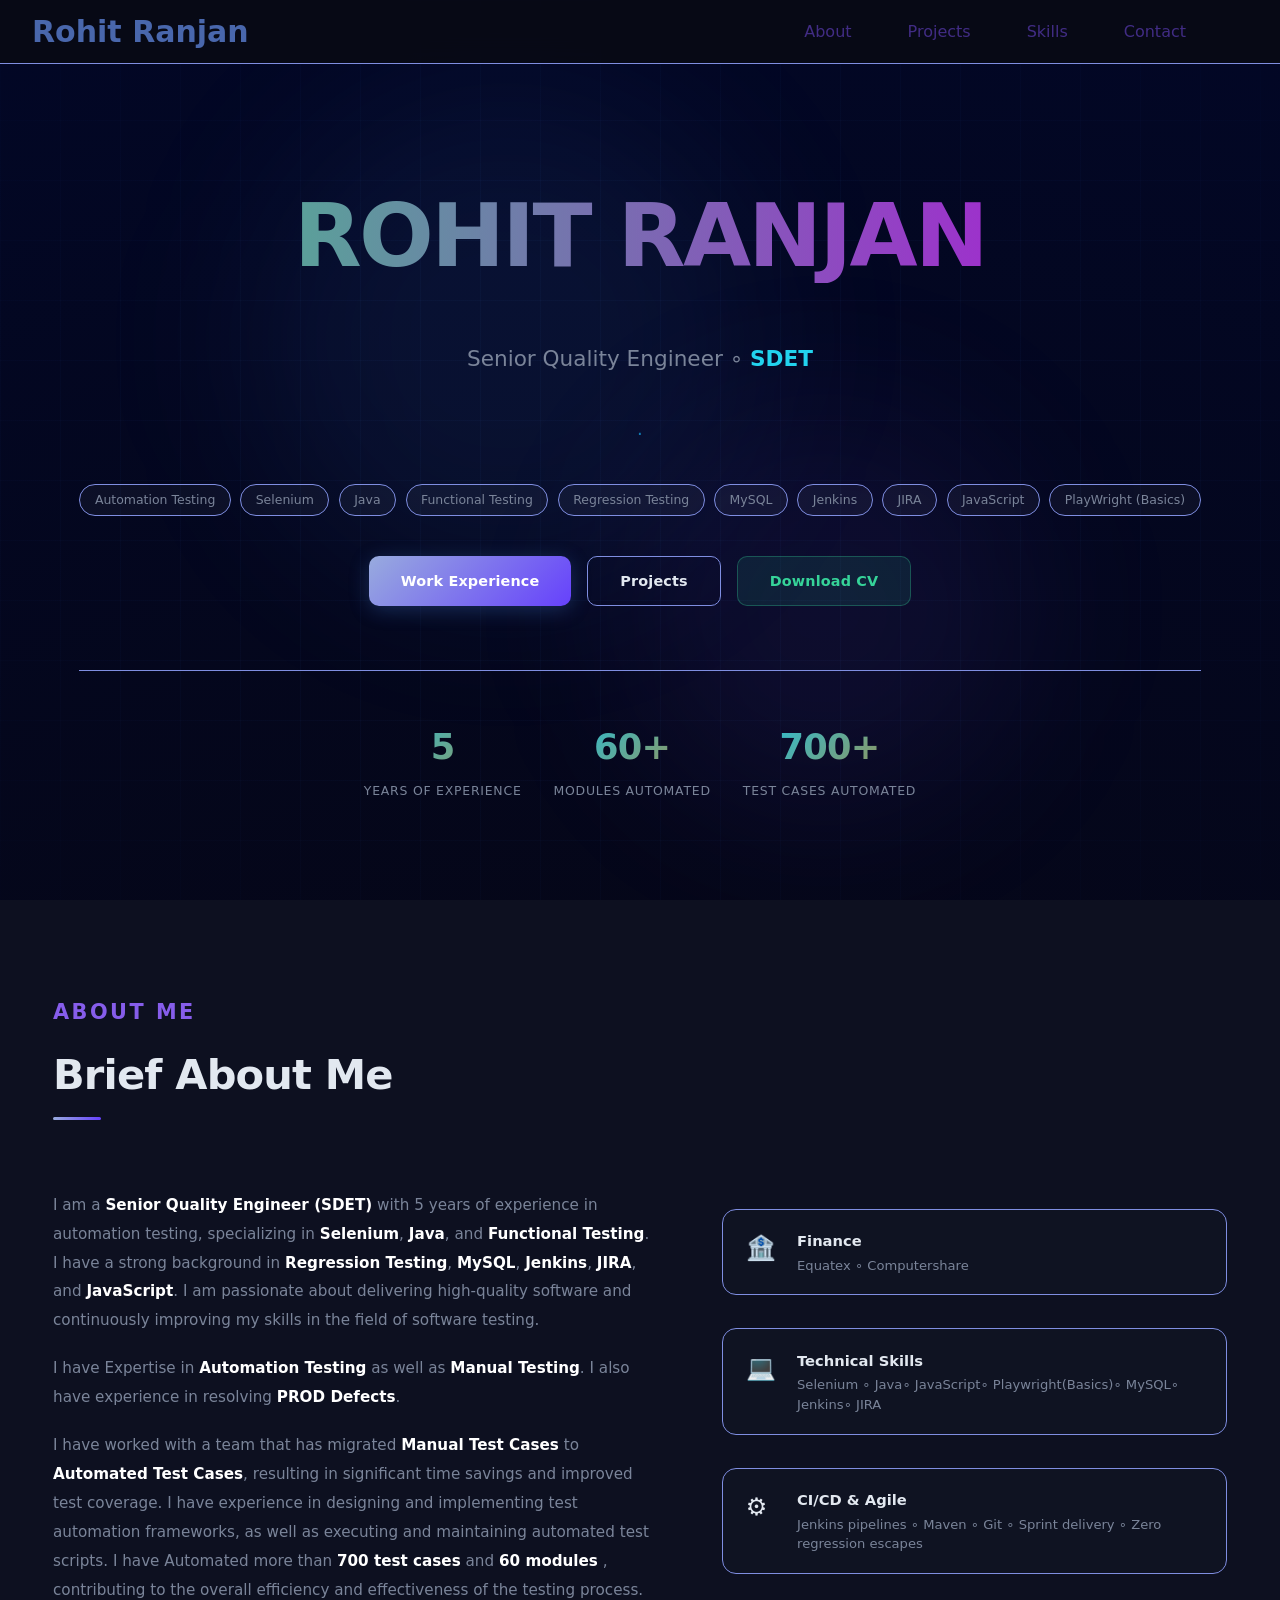
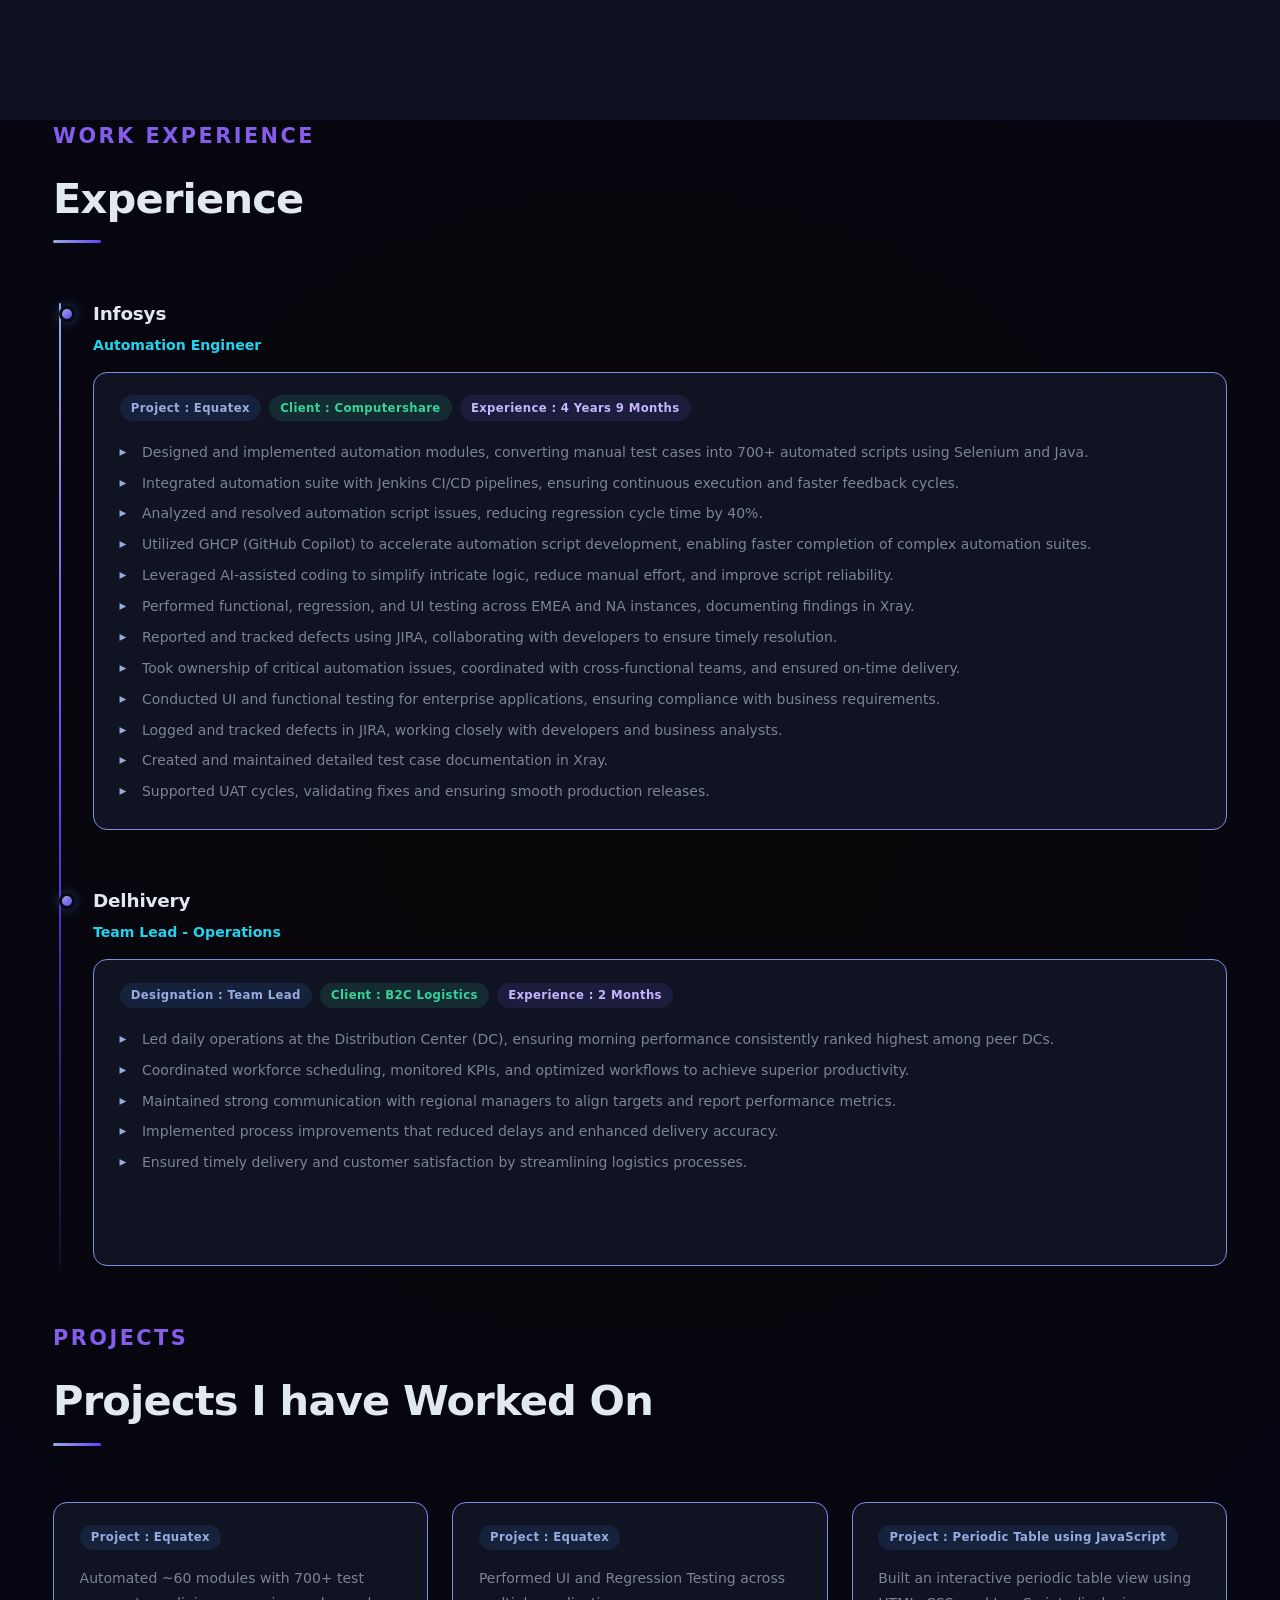
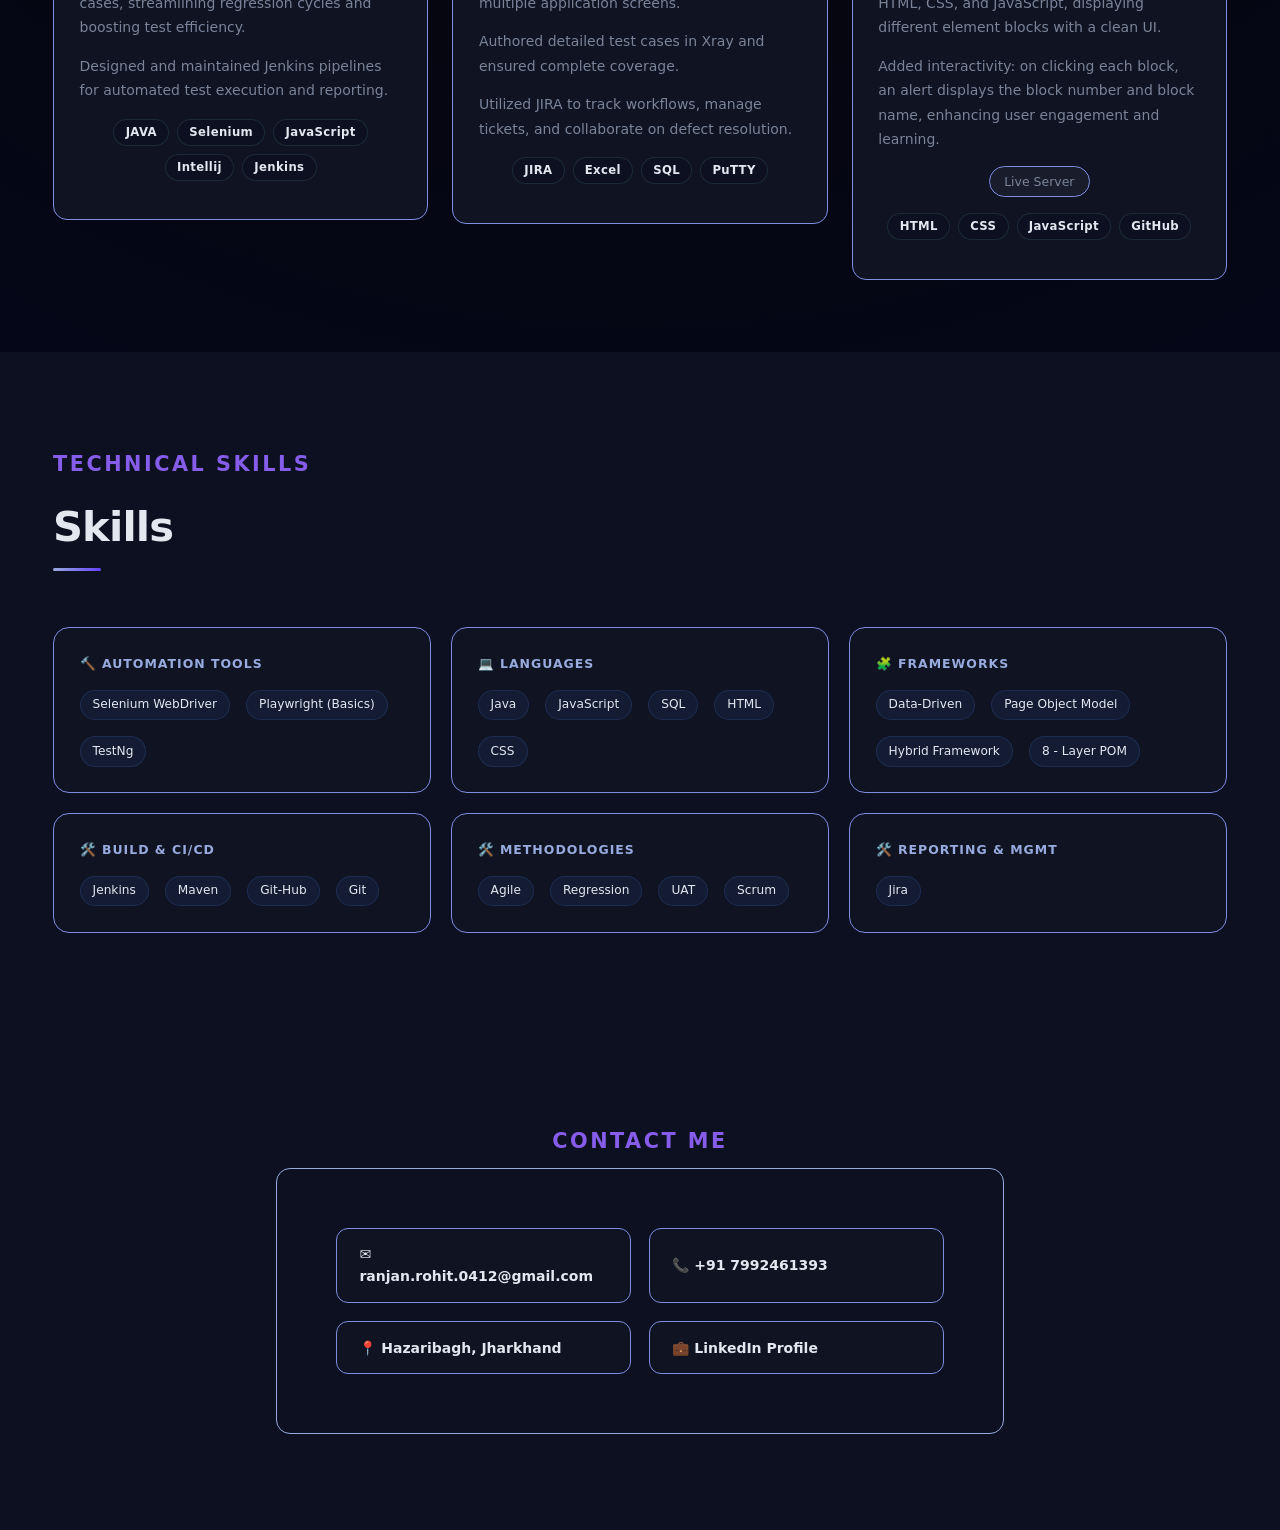
<file: mainPage.html>
<!DOCTYPE html>
<html lang="en">

<head>
    <meta charset="UTF-8">
    <meta name="viewport" content="width=device-width, initial-scale=1.0">
    <link rel="stylesheet" type="text/css" href="style.css">
    <title>Rohit's Portfolio</title>
</head>

<body class="bg">
    <nav class="navbar">
        <div class="logo">Rohit Ranjan</div>
        <ul class="navigation">
            <li><a class="tagLine" href="#about">About</a></li>
            <li><a class="tagLine" href="#projects">Projects</a></li>
            <li><a class="tagLine" href="#skills">Skills</a></li>
            <li><a class="tagLine" href="#contact">Contact</a></li>
        </ul>
    </nav>
    <section class="mainBody">
        <div class="bg_img"> </div>
        <div class="orb radialHighlightLeft"> </div>
        <div class="orb radialHighlightRight"> </div>
        <div class="content">
            <h1 class="heading">ROHIT RANJAN</h1>
            <section class="tag">Senior Quality Engineer &SmallCircle; <span id="specialization">SDET</span></section>
            <p class="textContent">
                <span class="typewriter" id="typewriter"></span>
            </p>
            <div class="skills">
                <span class="skill">Automation Testing</span>
                <span class="skill">Selenium</span>
                <span class="skill">Java</span>
                <span class="skill">Functional Testing</span>
                <span class="skill">Regression Testing</span>
                <span class="skill">MySQL</span>
                <span class="skill">Jenkins</span>
                <span class="skill">JIRA</span>
                <span class="skill">JavaScript</span>
                <span class="skill">PlayWright (Basics)</span>
            </div>
            <div class="buttons">
                <a href="#experience" class="btn primaryButton">Work Experience</a>
                <a href="#projects" class="btn secondBtn">Projects</a>
                <a href="#" id="dwlCv" class="btn downloadBtn" aria-label="Download Rohit Ranjan CV as PDF">Download
                    CV</a>
            </div>
            <div class="experienceYears">
                <div class="stats">
                    <div class="stats_num">5</div>
                    <div class="stats_detail">Years of Experience</div>
                </div>
                <div class="stats">
                    <div class="stats_num">60+</div>
                    <div class="stats_detail">Modules Automated</div>
                </div>
                <div class="stats">
                    <div class="stats_num">700+</div>
                    <div class="stats_detail">Test Cases Automated</div>
                </div>
            </div>
        </div>
    </section>
    <!-- about -->
    <section class="about" id="about">
        <div class="content">
            <div class="textHeading">About Me</div>
            <h2 class="textTitle">Brief About Me</h2>
            <div class="sectionDivide"></div>

            <!-- about -->
            <div class="container reveal visible">
                <div class="aboutText">
                    <p>
                        I am a <strong>Senior Quality Engineer (SDET)</strong> with 5 years of experience in automation
                        testing, specializing in
                        <strong>Selenium</strong>, <strong>Java</strong>, and <strong>Functional Testing</strong>. I
                        have a strong background in <strong>Regression Testing</strong>, <strong>MySQL</strong>,
                        <strong>Jenkins</strong>, <strong>JIRA</strong>, and <strong>JavaScript</strong>.
                        I am passionate about delivering high-quality software and continuously improving my skills in
                        the field of software testing.
                    </p>
                    <p>
                        I have Expertise in <strong>Automation Testing</strong> as well as <strong>Manual
                            Testing</strong>. I also have experience in resolving <strong>PROD Defects</strong>.
                    </p>
                    <p>
                        I have worked with a team that has migrated <strong>Manual Test Cases</strong> to
                        <strong>Automated Test Cases</strong>, resulting in significant time savings and improved test
                        coverage.
                        I have experience in designing and implementing test automation frameworks, as well as executing
                        and maintaining automated test scripts.
                        I have Automated more than <strong>700 test cases</strong> and <strong>60 modules</strong> ,
                        contributing to the overall efficiency and effectiveness of the testing process.
                    </p>

                </div>
                <div class="aboutHightlight">
                    <div class="highlight-card">
                        <div class="highlight_icon">🏦</div>
                        <div>
                            <div class="highlight-title">Finance</div>
                            <div class="highlight-about">Equatex &SmallCircle; Computershare</div>
                        </div>
                    </div>
                    <div class="highlight-card">
                        <div class="highlight_icon">💻</div>
                        <div class="highlight_text">
                            <div class="highlight-title">Technical Skills</div>
                            <div class="highlight-about">Selenium &SmallCircle; Java&SmallCircle;
                                JavaScript&SmallCircle; Playwright(Basics)&SmallCircle; MySQL&SmallCircle;
                                Jenkins&SmallCircle; JIRA</div>
                        </div>
                    </div>
                    <div class="highlight-card">
                        <div class="highlight_icon">⚙️</div>
                        <div class="highlight_text">
                            <div class="highlight-title">CI/CD & Agile</div>
                            <div class="highlight-about">Jenkins pipelines &SmallCircle; Maven &SmallCircle; Git
                                &SmallCircle; Sprint delivery &SmallCircle; Zero regression escapes</div>
                        </div>
                    </div>
                </div>
            </div>
    </section>

    <!-- work Experience -->
    <section class="experiencepf" id="experience">
        <div class="content">
            <div class="textHeading">Work Experience</div>
            <h2 class="textTitle">Experience</h2>
            <div class="sectionDivide"></div>

            <div class="workTimeline">
                <div class="exp-item reveal visible">
                    <div class="exp_dot"></div>
                    <div class="exp_header">
                        <div class="companyName">Infosys</div>
                    </div>
                    <div class="companyProfile">Automation Engineer</div>
                    <div class="projectDetails">
                        <div class="meta">
                            <span class="bullets project">Project : Equatex</span>
                            <span class="bullets client">Client : Computershare</span>
                            <span class="bullets exp">Experience : 4 Years 9 Months</span>
                        </div>
                        <div class="projectWork">
                            <li>Designed and implemented automation modules, converting manual test cases into 700+
                                automated scripts using Selenium and Java.</li>
                            <li>Integrated automation suite with Jenkins CI/CD pipelines, ensuring continuous execution
                                and faster feedback cycles.</li>
                            <li>Analyzed and resolved automation script issues, reducing regression cycle time by 40%.
                            </li>
                            <li>Utilized GHCP (GitHub Copilot) to accelerate automation script development, enabling
                                faster completion of complex automation suites.</li>
                            <li>Leveraged AI‑assisted coding to simplify intricate logic, reduce manual effort, and
                                improve script reliability.</li>
                            <li>Performed functional, regression, and UI testing across EMEA and NA instances,
                                documenting findings in Xray. </li>
                            <li>Reported and tracked defects using JIRA, collaborating with developers to ensure timely
                                resolution. </li>
                            <li>Took ownership of critical automation issues, coordinated with cross‑functional teams,
                                and ensured on‑time delivery.</li>
                            <li>Conducted UI and functional testing for enterprise applications, ensuring compliance
                                with business requirements.</li>
                            <li>Logged and tracked defects in JIRA, working closely with developers and business
                                analysts.</li>
                            <li>Created and maintained detailed test case documentation in Xray.</li>
                            <li>Supported UAT cycles, validating fixes and ensuring smooth production releases.</li>
                        </div>
                    </div>
                </div>

                <div class="exp-item reveal visible">
                    <div class="exp_dot"></div>
                    <div class="exp_header">
                        <div class="companyName">Delhivery</div>
                    </div>
                    <div class="companyProfile">Team Lead - Operations</div>
                    <div class="projectDetails">
                        <div class="meta">
                            <span class="bullets project">Designation : Team Lead</span>
                            <span class="bullets client">Client : B2C Logistics</span>
                            <span class="bullets exp">Experience : 2 Months</span>
                        </div>
                        <div class="projectWork">
                            <li>Led daily operations at the Distribution Center (DC), ensuring morning performance
                                consistently ranked highest among peer DCs.</li>
                            <li>Coordinated workforce scheduling, monitored KPIs, and optimized workflows to achieve
                                superior productivity.</li>
                            <li>Maintained strong communication with regional managers to align targets and report
                                performance metrics.</li>
                            <li>Implemented process improvements that reduced delays and enhanced delivery accuracy.
                            </li>
                            <li>Ensured timely delivery and customer satisfaction by streamlining logistics processes.
                            </li>
                        </div>
                    </div>
                </div>
            </div>
        </div>



        </div>

    </section>

    <!-- project Experience -->
    <section class="projects" id="projects">
        <div class="content">
            <div class="textHeading">Projects</div>
            <h2 class="textTitle">Projects I have Worked On</h2>
            <div class="sectionDivide"></div>

            <div class="projectTimeline">


                <div class="exp-item reveal visible">
                    <div class="projectDetails">
                        <div class="meta">
                            <span class="bullets project">Project : Equatex</span>
                        </div>
                        <div class="projectDescription">
                            <p>Automated ~60 modules with 700+ test cases, streamlining regression cycles and boosting
                                test efficiency.</p>
                            <p>Designed and maintained Jenkins pipelines for automated test execution and reporting.</p>    
                        </div>
                        <div class="project-meta">
                            <span class="project-details">JAVA</span>
                            <span class="project-details">Selenium</span>
                            <span class="project-details">JavaScript</span>
                            <span class="project-details">Intellij</span>
                            <span class="project-details">Jenkins</span>
                        </div>
                    </div>
                </div>

                <div class="exp-item reveal visible">
                    <div class="projectDetails">
                        <div class="meta">
                            <span class="bullets project">Project : Equatex</span>
                        </div>
                        <div class="projectDescription">
                            <p>Performed UI and Regression Testing across multiple application screens.</p>
                            <p>Authored detailed test cases in Xray and ensured complete coverage.</p>
                            <p>Utilized JIRA to track workflows, manage tickets, and collaborate on defect resolution.
                            </p>
                        </div>
                        <div class="project-meta">
                            <span class="project-details">JIRA</span>
                            <span class="project-details">Excel</span>
                            <span class="project-details">SQL</span>
                            <span class="project-details">PuTTY</span>
                        </div>
                    </div>
                </div>

                <div class="exp-item reveal visible">
                    <div class="projectDetails">
                        <div class="meta">
                            <span class="bullets project">Project : Periodic Table using JavaScript</span>
                        </div>
                        <div class="projectDescription">
                            <p>Built an interactive periodic table view using HTML, CSS, and JavaScript, displaying different element blocks with a clean UI.</p>
                            <!-- <p>Enhanced usability with dynamic rendering and responsive design for better visualization.</p> -->
                            <p>Added interactivity: on clicking each block, an alert displays the block number and block name, enhancing user engagement and learning.</p>
                        </div>
                        <span class="server"><a class="server-details" href="https://ranjanr0412.github.io/periodicTable/">Live Server</a></span>
                        <div class="project-meta">
                            <span class="project-details">HTML</span>
                            <span class="project-details">CSS</span>
                            <span class="project-details">JavaScript</span>
                            <span class="project-details">GitHub</span>
                        </div>
                    </div>
                </div>


            </div>
        </div>



        </div>

    </section>

    <!-- skills -->
    <section class="skillsPf" id="skills">
        <div class="content">
            <div class="textHeading">Technical Skills</div>
            <h2 class="textTitle">Skills</h2>
            <div class="sectionDivide"></div>

            <div class="skill-main-container">
                <div class="skill-container reveal visible">

                    <div class="skill-title">🔨 Automation Tools</div>
                    <div class="skill-tags">
                        <span class="skill-tag">Selenium WebDriver</span>
                        <span class="skill-tag">Playwright (Basics)</span>
                        <span class="skill-tag">TestNg</span>

                    </div>


                </div>
                <div class="skill-container reveal visible">
                    <div class="skill-title">💻 Languages</div>
                    <div class="skill-tags">
                        <span class="skill-tag">Java</span>
                        <span class="skill-tag">JavaScript</span>
                        <span class="skill-tag">SQL</span>
                        <span class="skill-tag">HTML</span>
                        <span class="skill-tag">CSS</span>
                    </div>
                </div>

                <div class="skill-container reveal visible">
                    <div class="skill-title">🧩 Frameworks</div>
                    <div class="skill-tags">
                        <span class="skill-tag">Data-Driven</span>
                        <span class="skill-tag">Page Object Model</span>
                        <span class="skill-tag">Hybrid Framework</span>
                        <span class="skill-tag">8 - Layer POM</span>
                    </div>
                </div>

                <div class="skill-container reveal visible">
                    <div class="skill-title">🛠️ Build & CI/CD</div>
                    <div class="skill-tags">
                        <span class="skill-tag">Jenkins</span>
                        <span class="skill-tag">Maven</span>
                        <span class="skill-tag">Git-Hub</span>
                        <span class="skill-tag">Git</span>
                    </div>
                </div>

                <div class="skill-container reveal visible">
                    <div class="skill-title">🛠️ Methodologies</div>
                    <div class="skill-tags">
                        <span class="skill-tag">Agile</span>
                        <span class="skill-tag">Regression</span>
                        <span class="skill-tag">UAT</span>
                        <span class="skill-tag">Scrum</span>
                    </div>
                </div>

                <div class="skill-container reveal visible">
                    <div class="skill-title">🛠️ Reporting & MGMT</div>
                    <div class="skill-tags">
                        <span class="skill-tag">Jira</span>
                    </div>
                </div>

            </div>
        </div>



        </div>

    </section>

    <!-- contact details -->
    <section class="contact" id="contact">
        <div class="contentConntact">
            <div class="textHeadingContact">Contact Me</div>
            <div class="contatMainContainer">
                <div class="contctInformations">
                    <a class="contact-tag" href="mailto:ranjan.rohit.0412@gmail.com">✉️ ranjan.rohit.0412@gmail.com</a>
                    <a class="contact-tag" href="tel:+91 7992461393">📞 +91 7992461393</a>
                    <a class="contact-tag" target="_blank" href="https://www.bing.com/maps?q=Hazaribagh+Jharkhand">📍
                        Hazaribagh, Jharkhand</a>
                    <a class="contact-tag" target="_blank" href="https://www.linkedin.com/in/ranjanrohit412/">💼
                        LinkedIn Profile</a>
                </div>
            </div>
        </div>
    </section>
    <script src="cv.js" id="cv-embed" type="application/octet-stream"></script>
    <!-- <button class="btn" onclick="alert('Button Clicked!')">Click Me</button> -->
    <script src="cv.js"></script>
</body>

</html>
</file>
<file: style.css>
.bg {
  font-family: 'Segoe UI', system-ui, sans-serif;
  background: radial-gradient(circle at center, #090606, #020726);
  background-size: cover;
  color: var(--text);
  line-height: 1.6;
  overflow-x: hidden;
}

.navbar {
  position: fixed;
  top: 0;
  width: 100%;
  z-index: 200;
  background: rgba(8, 11, 20, 0.9);
  backdrop-filter: blur(16px);
  border-bottom: 1px solid var(--border);
  padding: 0 2rem;
  display: flex;
  align-items: center;
  justify-content: space-between;
  height: 64px;
}

.logo {
  font-size: 30px;
  font-weight: bold;
  color: rgb(73, 103, 172);
}

.navigation {
  justify-content: space-between;
  display: flex;
  gap: 2rem;
  list-style: none;
  margin-right: 50px;
  text-decoration: none;
  color: inherit;

}

nav ul li a {
  text-decoration: none;
  color: #412c84;
  font-weight: 500;
  padding: 8px 12px;
  transition: color 0.3s;
}

.tagLine {
  position: relative;
  text-decoration: none;
  color: #412c84;
  font-weight: 500;
  padding: 8px 12px;
  transition: color 0.3s;
}

.tagLine::after {
  content: "";
  position: absolute;
  bottom: -3px;
  /* distance below text */
  left: 0;
  width: 100%;
  /* matches text width */
  height: 2px;
  background: #feb47b;
  transform: scaleX(0);
  /* collapsed */
  transform-origin: center;
  /* expand from middle */
  transition: transform 0.3s ease;
}

.tagLine:hover {
  color: #feb47b;
}

.tagLine:hover::after {
  transform: scaleX(1);
  /* expands equally both sides */
}



.hamburger {
  display: none;
  flex-direction: column;
  gap: 5px;
  cursor: pointer;

}

.mainBody {
  min-height: 100vh;
  display: flex;
  align-items: center;
  justify-content: center;
  text-align: center;
  padding: 7rem 2rem 5rem;
  position: relative;
  overflow: hidden;
}

.bg_img{
  position: absolute;
    inset: 0;
    background-image: linear-gradient(rgba(79, 142, 247, 0.04) 1px, transparent 1px), linear-gradient(90deg, rgba(79, 142, 247, 0.04) 1px, transparent 1px);
    background-size: 60px 60px;
    mask-image: radial-gradient(ellipse 80% 80% at 50% 50%, black 40%, transparent 100%);
}

.orb{
      position: absolute;
    border-radius: 50%;
    filter: blur(80px);
    pointer-events: none;
}

.radialHighlightLeft{
width: 500px;
    height: 500px;
    background: rgba(79, 142, 247, 0.08);
    top: 10%;
    left: 20%;
}

.radialHighlightRight{
  width: 400px;
    height: 400px;
    background: rgba(124, 92, 252, 0.08);
    bottom: 10%;
    right: 20%;
}

.content {
  position: relative;
  z-index: 1;
  max-width: 800px;
}

.badge {
  display: inline-flex;
  align-items: center;
  gap: 0.5rem;
  border: 1px solid rgba(202, 78, 16, 0.3);
  background: rgba(85, 175, 208, 0.121);
  color: rgb(225, 89, 52);
  padding: 0.4rem 1.2rem;
  border-radius: 999px;
  font-size: 0.8rem;
  font-weight: 600;
  letter-spacing: 0.05em;
  animation: fadeUp 0.6s ease both;
}

.blinkingDot {
  width: 6px;
  height: 6px;
  border-radius: 50%;
  background: rgb(219, 125, 99);
  animation: pulse 2s infinite;
}

.heading {
  font-size: clamp(3rem, 7vw, 5.5rem);
  font-weight: 900;
  line-height: 1.05;
  letter-spacing: -0.03em;
  text-align: center;
  background: linear-gradient(to right, #46c38a, #b10fdb);
  background-clip: text;
  -webkit-background-clip: text;
  -webkit-text-fill-color: transparent;
  animation: fadeSlide 1s ease-in-out forwards;

}

.tag {
  font-size: clamp(1rem, 2.5vw, 1.35rem);
  color: var(--muted);
  margin-top: 1.2rem;
  font-weight: 400;
  animation: fadeSlide 1s ease-in-out forwards;
}

.tag span {
  color: var(--teal);
  font-weight: 600;
}

.textContent {
  font-size: clamp(1rem, 2.5vw, 1.35rem);
  color: var(--muted);
  margin-top: 1.2rem;
  font-weight: 400;
  animation: fadeSlide 1s ease-in-out forwards;
}

.typewriter {
  position: relative;
  text-align: center;
  font-size: 18px;
  color: #139ad8c6;
  margin-top: 20px;
  animation: fadeSlide 1s ease-in-out forwards;
  display: inline-block;
  min-width: 200px;
  /* reserve space */
  min-height: 40px;
  /* reserve height */
}

.skills {
  display: flex;
  flex-wrap: wrap;
  justify-content: center;
  gap: 0.6rem;
  margin-top: 1.8rem;
  animation: fadeSlide 1s ease-in-out forwards;
}

.skill {
  background: rgba(255, 255, 255, 0.04);
  border: 1px solid var(--border);
  color: var(--muted);
  padding: 0.3rem 0.9rem;
  border-radius: 999px;
  font-size: 0.78rem;
}

.buttons {
  display: flex;
  gap: 1rem;
  justify-content: center;
  flex-wrap: wrap;
  margin-top: 2.5rem;
  animation: fadeSlide 1s ease-in-out forwards;
}

.primaryButton {
  background: linear-gradient(135deg, var(--accent), var(--accent2));
  color: #fff;
  border: none;
  box-shadow: 0 4px 20px rgba(79, 142, 247, 0.25);
}

.secondBtn {
  background: transparent;
  border: 1px solid var(--border);
  color: var(--text);
}

.downloadBtn {
  background: rgba(54, 211, 153, 0.1);
  border: 1px solid rgba(54, 211, 153, 0.3);
  color: var(--green);
}

.btn {
  padding: 0.8rem 2rem;
  border-radius: 10px;
  font-size: 0.9rem;
  font-weight: 700;
  cursor: pointer;
  text-decoration: none;
  transition: all 0.25s;
  display: inline-flex;
  align-items: center;
  gap: 0.5rem;
  letter-spacing: 0.01em;
}

.btn:hover {
  color: rgb(144, 157, 69);
  animation: slideUp 0.3s ease both;
}

#typewriter::after {
  content: ".";
  animation: blink 1s infinite;
}

.experienceYears {
  display: flex;
  gap: 2rem;
  justify-content: center;
  flex-wrap: wrap;
  margin-top: 4rem;
  padding-top: 3rem;
  border-top: 1px solid var(--border);
  animation: fadeUp 0.7s ease both 0.5s;
  animation: fadeSlide 1s ease-in-out forwards;
}

.stats {
  text-align: center;
}

.stats_num {
  font-size: 2.2rem;
  font-weight: 900;
  letter-spacing: -0.02em;
  background: linear-gradient(135deg, var(--digit), var(--letter));
  -webkit-background-clip: text;
  -webkit-text-fill-color: transparent;
  animation: fadeSlide 1s ease-in-out forwards;
}

.stats_detail {
  font-size: 0.78rem;
  color: var(--muted);
  margin-top: 0.3rem;
  text-transform: uppercase;
  letter-spacing: 0.06em;
  animation: fadeSlide 1s ease-in-out forwards;
}

.about {
  background: var(--bg2);
  padding: 6rem 2rem;
  animation: fadeSlide 1s ease-in-out forwards;
}

.content {
  max-width: 1174px;
  margin: 0 auto;
  animation: fadeSlide 1s ease-in-out forwards;
}

.textHeading {
  display: inline-block;
  color: var(--heading);
  font-size: 1.3rem;
  font-weight: 700;
  letter-spacing: 0.12em;
  text-transform: uppercase;
  margin-bottom: 0.6rem;
  animation: fadeSlide 1s ease-in-out forwards;
}

.textTitle {
  font-size: clamp(1.8rem, 3.5vw, 2.6rem);
  font-weight: 800;
  letter-spacing: -0.02em;
  margin-bottom: 0.5rem;
  margin-top: 0.2rem;
  animation: fadeSlide 1s ease-in-out forwards;
}

strong {
  color: white
}

.sectionDivide {
  width: 48px;
  height: 3px;
  background: linear-gradient(90deg, var(--accent), var(--accent2));
  border-radius: 99px;
  margin-bottom: 3.5rem;
  animation: fadeSlide 1s ease-in-out forwards;
}

div {
  display: block;
  unicode-bidi: isolate;
}

.container {
  display: grid;
  grid-template-columns: 1.2fr 1fr;
  gap: 4rem;
  align-items: start;
}

.reveal {
  opacity: 0;
  transform: translateY(32px);
  transition: opacity 0.65s ease, transform 0.65s ease;
}

.reveal.visible {
  opacity: 1;
  transform: translateY(0);
}

.aboutText p {
  color: var(--muted);
  margin-bottom: 1.2rem;
  line-height: 1.9;
  font-size: 0.95rem;
}

.aboutHighlight {
  display: flex;
  flex-direction: column;
  gap: 0.9rem;
}

.highlight-card {
  background: var(--card);
  border: 1px solid var(--border);
  border-radius: 14px;
  padding: 1.2rem 1.4rem;
  display: flex;
  align-items: flex-start;
  gap: 1rem;
  transition: all 0.25s;
  cursor: default;
  margin-top: 33px;

}

.highlight-card:hover {
  background: var(--hover);
  border-color: var(--hoverBorder);
  transform: translateY(-3px);
  transform: translateX(-4px);
}

.highlight_icon {
  font-size: 1.5rem;
  min-width: 2.2rem;
}

.highlight-title {
  font-weight: 700;
  font-size: 0.92rem;
  margin-bottom: 0.2rem;
}

.highlight-about {
  color: var(--muted);
  font-size: 0.82rem;
  line-height: 1.5;
}

.skill-main-container {
  display: grid;
  grid-template-columns: repeat(3, 1fr);
  gap: 20px;
  /* spacing between boxes */
  /* gap: 4rem; */
  align-items: start;
}

.skill-container {
  background: var(--card);
  border: 1px solid var(--border);
  border-radius: 16px;
  padding: 1.6rem;
  transition: all 0.25s;
  position: relative;
  overflow: hidden;
  min-height: 100px;


}


.skill-container::before {
  content: '';
  position: absolute;
  top: 0;
  left: 0;
  right: 0;
  height: 2px;
  background: #feb47b;
  opacity: 0;
  transform: scaleX(0);
  transform-origin: left center;
  transition: transform 0.3s ease, opacity 0.3s ease;
}


.skill-container:hover {
  opacity: 1;
  background: var(--hoverAfter);
  /* border-top: 1px solid var(--orange); */
  /* background: var(--hover);
    border-color: var(--hoverBorder);
    transform: translateY(-3px); */
  transform: translateX(-4px);
  transition: transform 1.3s ease;
}

.skill-container:hover::before {
  opacity: 1;
  transform: scaleX(1);
}

.skill-title {
  font-size: 0.78rem;
  font-weight: 700;
  letter-spacing: 0.08em;
  text-transform: uppercase;
  color: var(--accent);
  margin-bottom: 1rem;
  display: flex;
  align-items: center;
  gap: 0.5rem;
}


.skill-tags {
  display: flex;
  flex-wrap: wrap;
  gap: 1rem;
}

.skill-tag {
  background: rgba(79, 142, 247, 0.08);
  border: 1px solid rgba(79, 142, 247, 0.15);
  color: var(--text);
  padding: 0.28rem 0.75rem;
  border-radius: 999px;
  font-size: 0.76rem;
  font-weight: 500;
  transition: all 0.2s;
}

.skill-tag:hover {
  background: rgba(79, 142, 247, 0.15);
  border-color: rgba(79, 142, 247, 0.25);
  color: var(--accent);
  transform: translateY(-2px);
}

.skillsPf {
  background: var(--bg2);
  padding: 6rem 2rem;
}

.contact {
  background: var(--bg2);
  padding: 6rem 2rem;
}

.textHeadingContact {
  text-align: center;
  color: var(--heading);
  font-size: 1.3rem;
  font-weight: 700;
  letter-spacing: 0.12em;
  text-transform: uppercase;
  margin-bottom: 0.6rem;
}

.contentConntact {
  max-width: 728px;
  margin: 0 auto;
}

.contatMainContainer {
  border: 1px solid var(--accent);
  border-radius: 14px;
}

.contctInformations {
  display: grid;
  grid-template-columns: repeat(2, 1fr);
  gap: 18px;
  /* gap: 4rem; */
  padding: 59px;
  align-items: normal;
  min-height: 181px;
  /*  */
  
}

.contact-tag {
  display: flex;
  align-items: center;
  gap: 0.7rem;
  background: var(--card);
  border: 1px solid var(--border);
  border-radius: 12px;
  padding: 0.9rem 1.4rem;
  color: var(--text);
  text-decoration: none;
  font-size: 0.875rem;
  font-weight: 600;
  transition: all 0.25s;
}

.contact-tag:hover {
  background: rgba(79, 142, 247, 0.15);
  border-color: rgba(79, 142, 247, 0.25);
  color: var(--accent);
  transform: translateY(-2px);
}

.workTimeline {
  position: relative;
  padding-left: 2.5rem;
}

.workTimeline::before {
  content: '';
  position: absolute;
  left: 6px;
  top: 4px;
  bottom: 0;
  width: 2px;
  background: linear-gradient(to bottom, var(--accent), var(--accent2), rgba(124, 92, 252, 0.1));
  border-radius: 99px;
}


.exp-item {
      position: relative;
    margin-bottom: 3.5rem;
}

.exp_dot{
  position: absolute;
    left: -2.15rem;
    top: 0.4rem;
    width: 16px;
    height: 16px;
    border-radius: 50%;
    background: linear-gradient(135deg, var(--accent), var(--accent2));
    border: 3px solid var(--bg);
    box-shadow: 0 0 12px rgba(79, 142, 247, 0.4);
}

.exp_header{
  display: flex;
    align-items: flex-start;
    justify-content: space-between;
    flex-wrap: wrap;
    gap: 0.5rem;
    margin-bottom: 0.3rem;
}

.companyName{
      font-size: 1.15rem;
    font-weight: 800;
    letter-spacing: -0.01em;
}

.companyProfile{
      color: var(--teal);
    font-weight: 600;
    font-size: 0.88rem;
    margin-bottom: 1rem;
}

.projectDetails{
  background: var(--card);
    border: 1px solid var(--border);
    border-radius: 14px;
    padding: 1.4rem 1.6rem;
    min-height: 307px;
    margin-bottom: 1rem;
    transition: border-color 0.2s;
}

.meta{
  display: flex;
    flex-wrap: wrap;
    gap: 0.5rem;
    margin-bottom: 1rem;
}

.bullets{
      font-size: 0.73rem;
    padding: 0.2rem 0.7rem;
    border-radius: 999px;
    font-weight: 700;
    letter-spacing: 0.03em;
}

.project{
      background: rgba(79, 142, 247, 0.12);
    color: var(--accent);
}

.client{
      background: rgba(54, 211, 153, 0.12);
    color: var(--green);
}

.exp{
  background: rgba(124, 92, 252, 0.12);
    color: #c4b5fd;
}

.projectWork{
      list-style: none;
}

.projectWork li::before{
  content: '▸';
    position: absolute;
    left: 0;
    color: var(--accent);
    font-size: 0.85rem;
}

.projectWork li{
  color: var(--muted);
    font-size: 0.875rem;
    line-height: 1.75;
    padding: 0.2rem 0 0.2rem 1.4rem;
    position: relative;
}

.projectTimeline{
      display: grid;
    grid-template-columns: repeat(auto-fill, minmax(300px, 1fr));
    gap: 1.5rem;
}

.projectDetails:hover{
  opacity: 1;
  background: var(--hover);
    transform: translateY(-1px);
  transition: transform 1.3s ease;
}

.projectDescription p{
  color: var(--muted);
    font-size: 0.875rem;
    line-height: 1.75;
    position: relative;
}

.project-details{
      font-size: 0.73rem;
    padding: 0.2rem 0.7rem;
    border: 1px solid var(--hover);
    border-radius: 999px;
    font-weight: 700;
    letter-spacing: 0.03em;
    background: var(--bg2);

}

.server{
  display: flex;
  justify-content: center;
}

.server-details{
background: rgba(255, 255, 255, 0.04);
    border: 1px solid var(--border);
    color: var(--muted);
    padding: 0.3rem 0.9rem;
    border-radius: 999px;
    font-size: 0.78rem;
    text-decoration: none;
    position: relative;
}

.project-meta{
  display: flex;
    flex-wrap: wrap;
    gap: 0.5rem;
    margin-bottom: 1rem;
    margin-top: 1rem;
    justify-content: center;
}

@keyframes blink {
  0% {
    opacity: 0;
  }

  50% {
    opacity: 0;
  }

  100% {
    opacity: 0;
  }
}

@keyframes fadeSlide {
  0% {
    opacity: 0;
    transform: translateY(20px);
  }

  100% {
    opacity: 1;
    transform: translateY(0);
  }
}

@keyframes pulse {

  0%,
  100% {
    opacity: 1;
    transform: scale(1);
  }

  50% {
    opacity: 0.5;
    transform: scale(1.4);
  }
}

@keyframes slideUp {
  0% {
    opacity: 0;
    transform: translateY(10px);
    box-shadow: #5161c0;
  }

  100% {
    opacity: 1;
    transform: translateY(0);
  }

}

@keyframes moveGradient {
  0% {
    background-position: 0% 50%;
  }

  100% {
    background-position: 100% 50%;
  }
}

@keyframes opacity {
  0% {
    opacity: 0;
    transition: opacity 0.25s;
  }

  100% {
    opacity: 1;
  }
}

h1 {
  display: block;
  font-size: 2em;
  margin-block-start: 0.67em;
  margin-block-end: 0.67em;
  margin-inline-start: 0px;
  margin-inline-end: 0px;
  font-weight: bold;
  unicode-bidi: isolate;
}

:root {
  --bg: #080b14;
  --bg2: #0d1020;
  --bg3: #111528;
  --card: #0f1322;
  --border: #7f8ee1;
  --accent: #98abde;
  --accent2: #6641fc;
  --green: #36d399;
  --teal: #22d3ee;
  --orange: #fb923c;
  --text: #e2e8f0;
  --muted: #7a8499;
  --muted2: #4a5568;
  --digit: #1cc4e6;
  --letter: #a78c45;
  --heading: #865deb;
  --textContent: #8b9ca11e;
  --hover: #4e8a7d39;
  --hoverAfter: #15222f46;
  --hoverBorder: #0d7ef6;
}

/* =========================
   RESPONSIVE BASE
   ========================= */

*,
*::before,
*::after {
  box-sizing: border-box;
}

html {
  width: 100%;
  overflow-x: hidden;
}

body {
  width: 100%;
  margin: 0;
  overflow-x: hidden;
}

img,
video,
iframe {
  max-width: 100%;
  height: auto;
}

/* =========================
   TABLET RESPONSIVE
   ========================= */

@media (max-width: 768px) {

  .navbar {
    padding: 0 1rem;
    height: 60px;
  }

  .logo {
    font-size: 22px;
    white-space: nowrap;
  }

  .navigation {
    gap: 0.4rem;
    margin-right: 0;
    padding: 0;
  }

  nav ul li a,
  .tagLine {
    padding: 6px 7px;
    font-size: 0.85rem;
  }

  .mainBody {
    padding: 6rem 1.25rem 4rem;
  }

  .content {
    width: 100%;
    max-width: 100%;
  }

  .heading {
    font-size: clamp(2.5rem, 10vw, 4rem);
  }

  .tag,
  .textContent {
    font-size: 1rem;
  }

  .typewriter {
    min-width: 0;
    width: 100%;
    font-size: 16px;
  }

  .skills {
    gap: 0.5rem;
  }

  .buttons {
    gap: 0.7rem;
  }

  .btn {
    padding: 0.7rem 1.2rem;
    font-size: 0.85rem;
  }

  .experienceYears {
    gap: 1rem;
  }

  .stats_detail {
    font-size: 0.7rem;
  }

  .about,
  .skillsPf,
  .contact {
    padding: 4rem 1.25rem;
  }

  .container {
    grid-template-columns: 1fr;
    gap: 2rem;
  }

  .skill-main-container {
    grid-template-columns: repeat(2, 1fr);
  }

  .contctInformations {
  grid-template-columns: 1fr;
  padding: 1.5rem;
  }

  .projectTimeline {
    grid-template-columns: 1fr;
  }

  .projectDetails {
    min-height: auto;
  }

}

/* =========================
   MOBILE PHONES
   ========================= */

@media (max-width: 480px) {

  .navbar {
    height: auto;
    min-height: 60px;
    padding: 0.7rem 0.8rem;
    flex-wrap: wrap;
  }

  .logo {
    font-size: 19px;
  }

  .navigation {
    gap: 0.1rem;
    margin: 0;
  }

  nav ul li a,
  .tagLine {
    padding: 5px 4px;
    font-size: 0.72rem;
  }

  .mainBody {
    min-height: auto;
    padding: 7rem 1rem 3.5rem;
  }

  .heading {
    font-size: clamp(2.2rem, 13vw, 3.2rem);
    line-height: 1.05;
    word-break: normal;
  }

  .tag {
    font-size: 0.9rem;
    margin-top: 1rem;
  }

  .textContent {
    font-size: 0.9rem;
    margin-top: 1rem;
  }

  .typewriter {
    min-width: 0;
    width: 100%;
    min-height: 50px;
    font-size: 14px;
    overflow-wrap: anywhere;
  }

  .skills {
    margin-top: 1.3rem;
    gap: 0.4rem;
  }

  .skill {
    font-size: 0.7rem;
    padding: 0.25rem 0.65rem;
  }

  .buttons {
    flex-direction: column;
    align-items: stretch;
    width: 100%;
    margin-top: 2rem;
  }

  .btn {
    width: 100%;
    justify-content: center;
    box-sizing: border-box;
    padding: 0.75rem 1rem;
  }

  .experienceYears {
    display: grid;
    grid-template-columns: 1fr;
    gap: 1.2rem;
    margin-top: 2rem;
  }

  .stats_num {
    font-size: 1.8rem;
  }

  .stats_detail {
    font-size: 0.68rem;
  }

  .about,
  .skillsPf,
  .contact {
    padding: 3.5rem 1rem;
  }

  .textHeading,
  .textHeadingContact {
    font-size: 1rem;
  }

  .textTitle {
    font-size: 1.7rem;
  }

  .sectionDivide {
    margin-bottom: 2rem;
  }

  .container {
    grid-template-columns: 1fr;
    gap: 1.5rem;
  }

  .aboutText p {
    font-size: 0.9rem;
    line-height: 1.75;
  }

  .highlight-card {
    padding: 1rem;
    margin-top: 15px;
  }

  .highlight-about {
    font-size: 0.76rem;
    overflow-wrap: anywhere;
  }

  .skill-main-container {
    grid-template-columns: 1fr;
    gap: 1rem;
  }

  .skill-container {
    padding: 1.2rem;
    min-height: auto;
  }

  .skill-tags {
    gap: 0.5rem;
  }

  .skill-tag {
    font-size: 0.7rem;
    padding: 0.25rem 0.6rem;
  }

  .workTimeline {
    padding-left: 1.5rem;
  }

  .workTimeline::before {
    left: 3px;
  }

  .exp_dot {
    left: -1.85rem;
    width: 13px;
    height: 13px;
  }

  .projectDetails {
    padding: 1rem;
    min-height: auto;
  }

  .meta {
    gap: 0.4rem;
  }

  .bullets {
    font-size: 0.65rem;
    padding: 0.2rem 0.55rem;
  }

  .projectWork li,
  .projectDescription p {
    font-size: 0.82rem;
    line-height: 1.65;
  }

  .projectTimeline {
    grid-template-columns: 1fr;
    gap: 1rem;
  }

  .contctInformations {
    grid-template-columns: 1fr;
    padding: 1rem;
    gap: 0.8rem;
  }

  .contact-tag {
    padding: 0.8rem 0.9rem;
    font-size: 0.78rem;
    overflow-wrap: anywhere;
  }

  .radialHighlightLeft {
    width: 250px;
    height: 250px;
  }

  .radialHighlightRight {
    width: 220px;
    height: 220px;
  }

}
</file>
